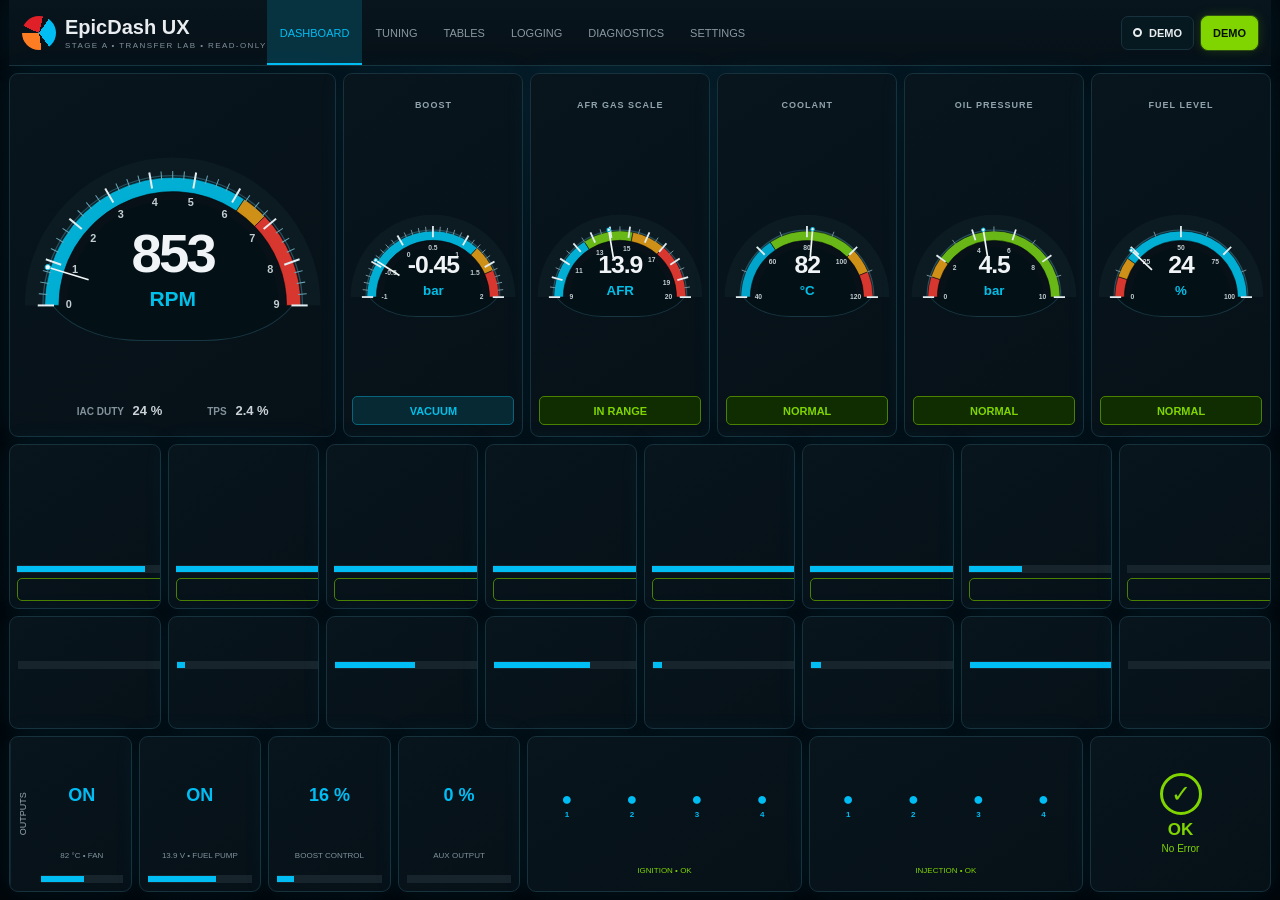
<file: integration/web/index.html>
<!doctype html>
<html lang="en">
<head>
<meta charset="utf-8">
<meta name="viewport" content="width=device-width,initial-scale=1,maximum-scale=1,user-scalable=no,viewport-fit=cover">
<title>Epic-DashTune Integration Lab</title>
<link rel="stylesheet" href="css/r31/radial_gauges.css">
<link rel="stylesheet" href="css/r31/r29_theme.css">
<link rel="stylesheet" href="css/r31/responsive_layout.css">
<link rel="stylesheet" href="css/integration.css">
</head>
<body>
<div class="app">
  <header class="header compactHeader">
    <div class="brand brandNav"><span class="logo"></span><span class="brandCopy"><span class="brandTitle">EpicDash UX</span><span class="brandSub">STAGE A • TRANSFER LAB • READ-ONLY</span></span></div>
    <nav class="headerTabs" aria-label="Primary pages">
      <button class="tab active" data-page="dashboard">DASHBOARD</button><button class="tab" data-page="tuning">TUNING</button><button class="tab" data-page="tables">TABLES</button><button class="tab" data-page="logging">LOGGING</button><button class="tab" data-page="diagnostics">DIAGNOSTICS</button><button class="tab" data-page="settings">SETTINGS</button>
    </nav>
    <div class="headerRight"><span class="pill" id="sourceState"><span class="dot"></span><b>OFFLINE</b></span><button class="headBtn demoOn" id="demoBtn">DEMO</button></div>
  </header>

  <main class="dashboard" id="dashboard">
    <div class="row top radialPrimaryRow">
      <section class="card tachCard radialHeroCard"><div class="radialGauge radialGaugeHero" id="rpmDial" data-gauge="rpm" data-min="0" data-max="9000" data-major="1000" data-minor="250"><svg class="radialSvg conceptRadialSvg" viewBox="0 0 360 226"></svg><div class="radialReadout radialHeroReadout"><div class="radialValue radialHeroValue" id="rpm">—</div><div class="radialUnit radialHeroUnit">RPM</div></div><div class="radialScale radialHeroScale"><span>0</span><span>4.5</span><span>9</span></div></div><div class="tachMeta"><span>IAC DUTY <b id="rpmIac">— %</b></span><span>TPS <b id="rpmTps">— %</b></span></div></section>
      <section class="card primaryGauge radialPrimaryCard"><div class="primaryHead">BOOST</div><div class="radialGauge radialGaugeSmall" id="boostDial" data-gauge="boost" data-min="-1" data-max="2" data-major="0.5" data-minor="0.1"><svg class="radialSvg conceptRadialSvg" viewBox="0 0 240 158"></svg><div class="radialReadout"><div class="radialValue" id="boost">—</div><div class="radialUnit">bar</div></div><div class="radialScale"><span>-1</span><span>0.5</span><span>2</span></div></div><div class="status" id="boostStatus">NO DATA</div></section>
      <section class="card primaryGauge radialPrimaryCard"><div class="primaryHead">AFR GAS SCALE</div><div class="radialGauge radialGaugeSmall" id="afrDial" data-gauge="afr" data-min="9" data-max="20" data-major="1" data-minor="0.5"><svg class="radialSvg conceptRadialSvg" viewBox="0 0 240 158"></svg><div class="radialReadout"><div class="radialValue" id="afr">—</div><div class="radialUnit">AFR</div></div><div class="radialScale"><span>9</span><span>14.5</span><span>20</span></div></div><div class="status" id="afrStatus">NO DATA</div></section>
      <section class="card primaryGauge radialPrimaryCard"><div class="primaryHead">COOLANT</div><div class="radialGauge radialGaugeSmall" id="cltDial" data-gauge="clt" data-min="40" data-max="120" data-major="20" data-minor="10"><svg class="radialSvg conceptRadialSvg" viewBox="0 0 240 158"></svg><div class="radialReadout"><div class="radialValue" id="clt">—</div><div class="radialUnit">°C</div></div><div class="radialScale"><span>40</span><span>80</span><span>120</span></div></div><div class="status" id="cltStatus">NO DATA</div></section>
      <section class="card primaryGauge radialPrimaryCard"><div class="primaryHead">OIL PRESSURE</div><div class="radialGauge radialGaugeSmall" id="oilDial" data-gauge="oil" data-min="0" data-max="10" data-major="2" data-minor="1"><svg class="radialSvg conceptRadialSvg" viewBox="0 0 240 158"></svg><div class="radialReadout"><div class="radialValue" id="oil">—</div><div class="radialUnit">bar</div></div><div class="radialScale"><span>0</span><span>5</span><span>10</span></div></div><div class="status" id="oilStatus">NO DATA</div></section>
      <section class="card primaryGauge radialPrimaryCard"><div class="primaryHead">FUEL LEVEL</div><div class="radialGauge radialGaugeSmall" id="fuelDial" data-gauge="fuel" data-min="0" data-max="100" data-major="25" data-minor="12.5"><svg class="radialSvg conceptRadialSvg" viewBox="0 0 240 158"></svg><div class="radialReadout"><div class="radialValue" id="fuelLevel">—</div><div class="radialUnit">%</div></div><div class="radialScale"><span>0</span><span>50</span><span>100</span></div></div><div class="status" id="fuelStatus">NO DATA</div></section>
    </div>
    <div class="row secondary" id="secondaryRow"></div><div class="row compact" id="compactRow"></div>
    <div class="row outputs"><section class="card outputCard first"><div class="outputsTag">OUTPUTS</div><div class="outputMain"><span class="outputState" id="fanOut">—</span></div><div class="outputDesc"><span id="fanTemp">—</span> °C • FAN</div><div class="bar" id="fanBar"></div></section><section class="card outputCard"><div class="outputMain"><span class="outputState" id="pumpOut">—</span></div><div class="outputDesc"><span id="pumpVolt">—</span> V • FUEL PUMP</div><div class="bar" id="pumpBar"></div></section><section class="card outputCard"><div class="outputMain"><span class="outputState" id="boostDutyOut">— %</span></div><div class="outputDesc">BOOST CONTROL</div><div class="bar" id="boostDutyBar"></div></section><section class="card outputCard"><div class="outputMain"><span class="outputState" id="auxDutyOut">— %</span></div><div class="outputDesc">AUX OUTPUT</div><div class="bar" id="auxDutyBar"></div></section><section class="card cylinderCard"><div class="cylinderIcons" id="ignitionCylinders"></div><div class="cylinderLabel" id="ignitionCylinderLabel">IGNITION • WAITING</div></section><section class="card cylinderCard"><div class="cylinderIcons" id="injectorCylinders"></div><div class="cylinderLabel" id="injectorCylinderLabel">INJECTION • WAITING</div></section><section class="card okCard" id="okCard"><div class="okCircle">✓</div><b id="okTitle">OK</b><span id="errorText">No signal</span></section></div>
  </main>
  <section class="panelPage" id="panelPage"><div id="panelContent"></div></section>
</div>
<script src="js/r31/responsive_layout.js"></script><script src="js/r31/concept_radial_gauges.js"></script>
<script src="js/state-store.js"></script><script src="../bridge/bridge-client.js"></script><script src="../bridge/bridge-mock.js"></script><script src="js/storage.js"></script><script src="js/render-coordinator.js"></script><script src="js/pages.js"></script><script src="js/app.js"></script>
</body></html>
</file>
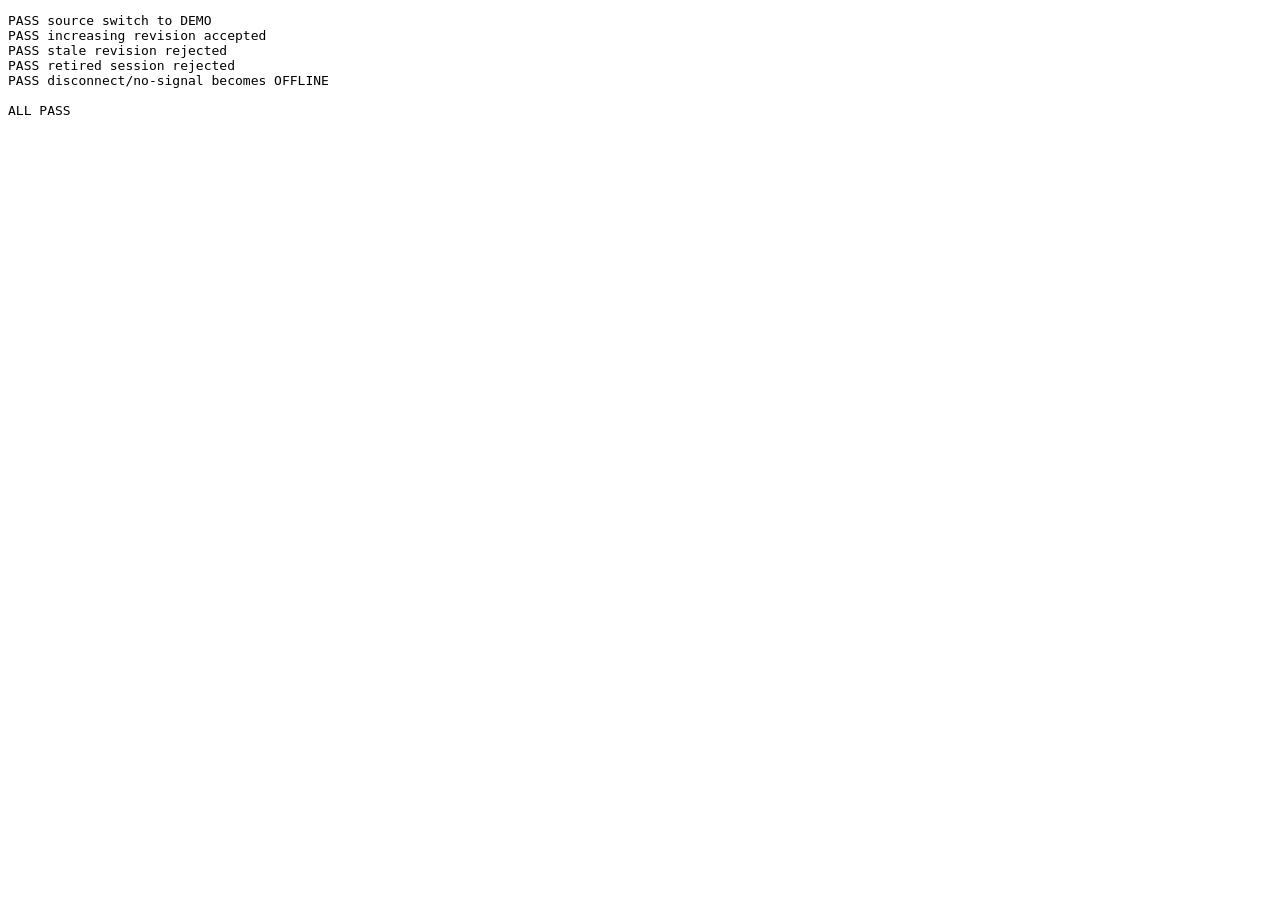
<file: integration/tests/browser-regression.html>
<!doctype html><meta charset="utf-8"><title>EpicDash Stage A browser regression</title>
<pre id="out">running…</pre>
<script src="../web/js/state-store.js"></script><script src="../bridge/bridge-client.js"></script><script src="../bridge/bridge-mock.js"></script>
<script>
(function(){
 const out=document.getElementById('out'),log=[];function ok(name,pass){log.push(`${pass?'PASS':'FAIL'} ${name}`);if(!pass)throw new Error(name)}
 const store=EpicDashStateStore.createStore(),mock=EpicDashBridgeMock.create(),client=EpicDashBridgeClient.create({store,bridge:mock});client.start();
 mock.activate('DEMO');ok('source switch to DEMO',store.getState().source==='DEMO');
 mock.emit({rpm:1000});ok('increasing revision accepted',store.getState().revision===1&&store.getState().values.rpm===1000);
 const accepted=store.getStats().accepted;mock.emitStale();ok('stale revision rejected',store.getStats().accepted===accepted&&store.getStats().rejectedByReason.stale_revision===1);
 const retired=mock.getCurrentSnapshot();mock.activate('MSL');mock.replayRetired(retired);ok('retired session rejected',store.getState().source==='MSL'&&store.getStats().rejectedByReason.retired_session===1);
 mock.disconnect();ok('disconnect/no-signal becomes OFFLINE',store.getState().source==='OFFLINE'&&!store.getState().connected&&Object.keys(store.getState().values).length===0);
 client.stop();out.textContent=log.join('\n')+'\n\nALL PASS';
})()
</script>
</file>
<file: integration/web/css/r31/radial_gauges.css>
/* EpicDash UX r22 — radial-symbol revision on the locked r21 gauge renderer.
   Flat static artwork: no blur, glow, animated arcs, per-segment transitions,
   or moving inner progress bar. Only the value pointer moves at runtime. */
.radialPrimaryRow .primaryGauge{grid-template-rows:58px minmax(0,1fr) 38px}
.radialPrimaryCard,.radialHeroCard{
  background:linear-gradient(145deg,#07131a,#02090d 73%);
  border-color:#14303b;
  box-shadow:none
}
.radialPrimaryCard:before,.radialHeroCard:before{display:none}
.conceptPrimaryHead{position:relative;z-index:8;display:flex;align-items:center;justify-content:center;color:var(--cyan);min-width:0;overflow:visible}
.conceptPrimaryHead:after{content:"";position:absolute;left:24%;right:24%;bottom:1px;height:1px;background:#163844}
.conceptPrimaryIcon{width:52px!important;height:52px!important;color:#00bfe8;stroke-width:1.8;filter:none;overflow:visible}
.conceptPrimaryHead .gaugeLabel{position:absolute;width:1px;height:1px;padding:0;margin:-1px;overflow:hidden;clip:rect(0,0,0,0);white-space:nowrap;border:0}

.radialGauge{position:relative;width:100%;min-width:0;margin:auto;isolation:isolate}
.radialGauge:before{content:"";position:absolute;z-index:-1;left:7%;right:7%;top:15%;bottom:-2%;border-radius:52% 52% 39% 39%;background:#031016;border:1px solid #183642;box-shadow:none}
.radialGaugeSmall{width:min(100%,242px);aspect-ratio:240/158}
.radialGaugeHero{width:min(100%,424px);aspect-ratio:360/226}
.radialSvg{position:absolute;inset:0;width:100%;height:100%;overflow:visible}

.conceptOuterBezel,.conceptOuterEdge,.conceptInnerShadow{fill:none;vector-effect:non-scaling-stroke}
.conceptOuterBezel{stroke:#0c1b22;stroke-width:27;stroke-linecap:butt;filter:none}
.conceptOuterEdge{stroke:#27505f;stroke-width:1.3;stroke-linecap:butt}
.conceptInnerShadow{stroke:#071117;stroke-width:9;stroke-linecap:butt;opacity:1}
.radialGaugeHero .conceptOuterBezel{stroke-width:31}
.radialGaugeHero .conceptInnerShadow{stroke-width:10}

/* Static zone bands: exactly one SVG path per zone. */
.conceptZoneBand{opacity:.9;stroke:#020608;stroke-width:.55;vector-effect:non-scaling-stroke;filter:none}
.conceptZoneBand.zone-cyan{color:#00bfe8}
.conceptZoneBand.zone-green{color:#73c916}
.conceptZoneBand.zone-amber{color:#e59d16}
.conceptZoneBand.zone-red{color:#ef3b32}

.conceptTick{vector-effect:non-scaling-stroke;stroke-linecap:square;filter:none}
.conceptTick.minor{stroke:#74909a;stroke-width:1}
.conceptTick.major{stroke:#e2edf1;stroke-width:1.8}
.radialGaugeHero .conceptTick.minor{stroke:#69a7b8;stroke-width:1}
.radialGaugeHero .conceptTick.major{stroke:#e2edf1;stroke-width:2}
.conceptScaleLabel{fill:#c2cdd1;font-size:10px;font-family:Arial,Helvetica,sans-serif;font-weight:600;paint-order:normal;stroke:none}
.radialGaugeHero .conceptScaleLabel{font-size:13px;font-weight:700}

.conceptPointerNeedle{stroke:#f2f6f7;stroke-width:1.7;vector-effect:non-scaling-stroke;filter:none}
.conceptPointerTip{fill:#f2f6f7;stroke:#00bfe8;stroke-width:1;vector-effect:non-scaling-stroke;filter:none}
.radialGauge.noData .conceptZoneLayer,.radialGauge.noData .conceptPointerGroup{opacity:.28}

.radialReadout{position:absolute;left:8%;right:8%;top:44%;z-index:4;text-align:center;display:flex;flex-direction:column;align-items:center;pointer-events:none}
.radialValue{font-size:clamp(31px,3.65vh,50px);line-height:.92;font-weight:850;letter-spacing:-1.55px;white-space:nowrap;color:#f0f4f6;text-shadow:none}
.radialUnit{margin-top:7px;color:#00bfe8;font-size:clamp(13px,1.48vh,19px);line-height:1;font-weight:750;text-shadow:none}
.radialSubUnit{margin-top:4px;color:#00bfe8;font-size:12px}
.radialScale{display:none}
.radialHeroCard{padding:5px 12px 7px;display:grid;grid-template-rows:minmax(0,1fr) 27px}
.radialHeroCard .radialGaugeHero{align-self:center;width:min(100%,452px)}
.radialHeroReadout{top:42%}
.radialHeroValue{font-size:clamp(54px,6.45vh,84px);letter-spacing:-2.8px}
.radialHeroUnit{font-size:21px;margin-top:9px}
.radialPrimaryCard .status{z-index:8;border-width:1px;background:#102d02;box-shadow:none}
.radialPrimaryCard .status.warn{background:#403400;border-color:#8c7400;color:#ffe138;box-shadow:none}
#boostStatus{background:#062934;border-color:#08647c;color:#00bfe8;box-shadow:none}

@media(max-width:1500px){
  .radialGaugeSmall{width:min(100%,218px)}
  .radialGaugeHero{width:min(100%,414px)}
  .radialValue{font-size:clamp(29px,3.45vh,46px)}
  .conceptPrimaryIcon{width:45px!important;height:45px!important}
}
@media(max-height:900px){
  .radialPrimaryRow .primaryGauge{grid-template-rows:45px minmax(0,1fr) 32px}
  .radialHeroCard{grid-template-rows:minmax(0,1fr) 25px}
  .conceptPrimaryIcon{width:41px!important;height:41px!important}
  .radialGaugeSmall{width:min(100%,207px)}
  .radialGaugeHero{width:min(100%,386px)}
  .radialReadout{top:43%}
  .radialHeroValue{font-size:clamp(47px,6.05vh,73px)}
}
body[data-ux-viewport="tablet-portrait"] .radialGaugeHero{width:min(94%,520px)}
body[data-ux-viewport="tablet-portrait"] .radialGaugeSmall{width:min(92%,285px)}
body[data-ux-viewport="tablet-portrait"] .radialHeroValue{font-size:78px}
body[data-ux-viewport="tablet-portrait"] .radialValue{font-size:48px}
body[data-ux-viewport="phone-portrait"] .radialPrimaryRow .primaryGauge{grid-template-rows:43px minmax(0,1fr) 31px}
body[data-ux-viewport="phone-portrait"] .radialGaugeHero{width:min(98%,360px)}
body[data-ux-viewport="phone-portrait"] .radialGaugeSmall{width:min(100%,210px)}
body[data-ux-viewport="phone-portrait"] .radialHeroValue{font-size:62px}
body[data-ux-viewport="phone-portrait"] .radialValue{font-size:35px}
body[data-ux-viewport="phone-portrait"] .radialUnit{font-size:13px;margin-top:5px}
body[data-ux-viewport="phone-portrait"] .conceptPrimaryIcon{width:36px!important;height:36px!important}
body[data-ux-viewport="phone-landscape"] .radialGaugeHero{width:min(100%,330px)}
body[data-ux-viewport="phone-landscape"] .radialGaugeSmall{width:min(100%,185px)}
body[data-ux-viewport="phone-landscape"] .radialValue{font-size:31px}
body[data-ux-viewport="phone-landscape"] .radialHeroValue{font-size:54px}
body[data-ux-viewport="tablet-portrait"] .row.top{grid-auto-rows:auto}
body[data-ux-viewport="tablet-portrait"] .row.top .tachCard{height:auto;min-height:465px}
body[data-ux-viewport="tablet-portrait"] .row.top .radialPrimaryCard{min-height:316px}
body[data-ux-viewport="phone-portrait"] .row.top{grid-auto-rows:auto}
body[data-ux-viewport="phone-portrait"] .row.top .tachCard{height:auto;min-height:380px}
body[data-ux-viewport="phone-portrait"] .row.top .radialPrimaryCard{min-height:252px}
body[data-ux-viewport="phone-landscape"] .radialHeroCard{grid-template-rows:minmax(0,1fr) 20px;padding-top:3px;padding-bottom:3px}
body[data-ux-viewport="phone-landscape"] .radialGaugeHero{width:min(100%,318px)}
body[data-ux-viewport="phone-landscape"] .radialHeroValue{font-size:48px}
body[data-ux-viewport="phone-landscape"] .radialHeroUnit{font-size:17px;margin-top:5px}
body[data-ux-viewport="phone-landscape"] .radialSubUnit{font-size:9px;margin-top:2px}
body[data-ux-viewport="phone-landscape"] .tachMeta{gap:26px;font-size:7px}
body[data-ux-viewport="phone-landscape"] .tachMeta b{margin-left:4px;font-size:10px}
body[data-ux-viewport="tablet-portrait"] .row.top .radialPrimaryCard:last-child,
body[data-ux-viewport="phone-portrait"] .row.top .radialPrimaryCard:last-child{grid-column:1/-1;width:calc(50% - 4px);justify-self:center}

.visuallyHidden{position:absolute!important;width:1px!important;height:1px!important;padding:0!important;margin:-1px!important;overflow:hidden!important;clip:rect(0,0,0,0)!important;white-space:nowrap!important;border:0!important}

/* EpicDash UX r30 — smaller small-gauge readouts; clearer TPS/IAC under the RPM hero. */
.radialGaugeSmall .radialValue{font-size:clamp(24px,2.9vh,39px);letter-spacing:-1px}
.tachMeta{font-size:13px;gap:72px;font-weight:700}
.tachMeta b{font-size:18px;font-weight:850;margin-left:9px}
.cylinderUnit.noSignal{opacity:.42;color:#71828a;border-color:#26363d;background:#071016}
@media(max-width:1500px){.radialGaugeSmall .radialValue{font-size:clamp(23px,2.75vh,36px)}}
body[data-ux-viewport="tablet-portrait"] .radialGaugeSmall .radialValue{font-size:38px}
body[data-ux-viewport="tablet-portrait"] .tachMeta{font-size:15px}body[data-ux-viewport="tablet-portrait"] .tachMeta b{font-size:21px}
body[data-ux-viewport="phone-portrait"] .radialGaugeSmall .radialValue{font-size:28px}
body[data-ux-viewport="phone-portrait"] .tachMeta{font-size:12px;gap:40px}body[data-ux-viewport="phone-portrait"] .tachMeta b{font-size:17px}
body[data-ux-viewport="phone-landscape"] .radialGaugeSmall .radialValue{font-size:25px}
body[data-ux-viewport="phone-landscape"] .tachMeta{font-size:9px;gap:28px}body[data-ux-viewport="phone-landscape"] .tachMeta b{font-size:13px}
</file>
<file: integration/web/css/r31/r29_theme.css>
/* EpicDash UX r29 — broad surface palettes. Theme IDs remain backward compatible. */
body{
 --theme-page:#02080d;--theme-page-2:#071923;--theme-card:#061017;--theme-card-2:#08151d;
 --theme-card-3:#0a1821;--theme-line:#17313d;--theme-line-soft:#0c242e;--theme-control:#061820;
 --theme-control-active:#073341;--theme-text:#e9edf0;--theme-muted:#7f9099;--theme-shadow:rgba(0,189,244,.08);
}
body[data-theme="oled"]{
 --theme-page:#000;--theme-page-2:#000;--theme-card:#000;--theme-card-2:#020202;--theme-card-3:#050505;
 --theme-line:#20272a;--theme-line-soft:#101416;--theme-control:#050708;--theme-control-active:#07252e;
 --theme-text:#f4f7f8;--theme-muted:#8d969a;--theme-shadow:transparent;background:#000!important;
}
body[data-theme="darker"]{
 --theme-page:#070a0d;--theme-page-2:#18212a;--theme-card:#10171d;--theme-card-2:#151e25;--theme-card-3:#1a252d;
 --theme-line:#354653;--theme-line-soft:#26343e;--theme-control:#172129;--theme-control-active:#273946;
 --theme-text:#eef2f4;--theme-muted:#9aa8af;--theme-shadow:rgba(139,183,207,.10);
 background:radial-gradient(circle at 45% -15%,#2b3944 0,#111920 36%,#070b0e 100%)!important;
}
body[data-theme="arctic"]{
 --theme-page:#07121b;--theme-page-2:#17364a;--theme-card:#0d2330;--theme-card-2:#123041;--theme-card-3:#173b4e;
 --theme-line:#2f637c;--theme-line-soft:#20495c;--theme-control:#123143;--theme-control-active:#1c526c;
 --theme-text:#f0faff;--theme-muted:#9dbdca;--theme-shadow:rgba(96,205,255,.15);
 background:radial-gradient(circle at 45% -12%,#245b77 0,#0b2637 34%,#061018 100%)!important;
}
body[data-theme="amber"]{
 --theme-page:#130d07;--theme-page-2:#3b2712;--theme-card:#21160d;--theme-card-2:#2b1d11;--theme-card-3:#352416;
 --theme-line:#684724;--theme-line-soft:#463019;--theme-control:#2d1e11;--theme-control-active:#593817;
 --theme-text:#fff3df;--theme-muted:#c3a783;--theme-shadow:rgba(255,157,42,.14);
 background:radial-gradient(circle at 45% -12%,#67401c 0,#2b1b0e 34%,#100a05 100%)!important;
}
body[data-theme="amber"]{--cyan:#ff9d2a;--cyan2:#ffd082;--cyan-bright:#ffc15c}
body[data-theme="arctic"]{--cyan:#65d5ff;--cyan2:#c3efff;--cyan-bright:#a8e9ff}
body[data-theme="darker"]{--cyan:#91c8df;--cyan2:#d5edf6;--cyan-bright:#c1e6f5}

body:not([data-theme="dark"]){color:var(--theme-text)}
body:not([data-theme="dark"]) .header,
body:not([data-theme="dark"]) .tabs,
body:not([data-theme="dark"]) .card,
body:not([data-theme="dark"]) .pCard,
body:not([data-theme="dark"]) .morePanel,
body:not([data-theme="dark"]) .gaugeQuickPanel,
body:not([data-theme="dark"]) .tableSurfaceModalBox,
body:not([data-theme="dark"]) .tableCsvBox,
body:not([data-theme="dark"]) .logImportBox,
body:not([data-theme="dark"]) .logPresetEditorBox,
body:not([data-theme="dark"]) .settingsModalBoxV2{
 background:linear-gradient(145deg,var(--theme-card-2),var(--theme-card))!important;
 border-color:var(--theme-line)!important;
 box-shadow:0 0 28px var(--theme-shadow)!important;
}
body:not([data-theme="dark"]) .header{background:linear-gradient(180deg,var(--theme-card-2),var(--theme-card))!important}
body:not([data-theme="dark"]) .tabs{background:var(--theme-card)!important}
body:not([data-theme="dark"]) .tab.active,
body:not([data-theme="dark"]) .pButton.active,
body:not([data-theme="dark"]) .filterChip.active,
body:not([data-theme="dark"]) .pNavItem.active{background:var(--theme-control-active)!important}
body:not([data-theme="dark"]) .pButton,
body:not([data-theme="dark"]) .headBtn,
body:not([data-theme="dark"]) .pill,
body:not([data-theme="dark"]) input:not(.tableDataCell),
body:not([data-theme="dark"]) select,
body:not([data-theme="dark"]) textarea,
body:not([data-theme="dark"]) .logChannelCheck,
body:not([data-theme="dark"]) .logChannelOrder,
body:not([data-theme="dark"]) .settingsControlV2{
 background:var(--theme-control)!important;border-color:var(--theme-line)!important;color:var(--theme-text);
}
body:not([data-theme="dark"]) .pCardTitle,
body:not([data-theme="dark"]) .settingsHeadV2,
body:not([data-theme="dark"]) .tableSurfaceModalHead,
body:not([data-theme="dark"]) .logToolbar,
body:not([data-theme="dark"]) .moreHead,
body:not([data-theme="dark"]) .gaugeQuickHead{border-color:var(--theme-line-soft)!important}
body:not([data-theme="dark"]) .secondaryLabel,
body:not([data-theme="dark"]) .compactLabel,
body:not([data-theme="dark"]) .pMuted,
body:not([data-theme="dark"]) small{color:var(--theme-muted)}
body[data-theme="oled"] .card:before,body[data-theme="oled"] .pCard:before{display:none}
body[data-theme="oled"] .card,body[data-theme="oled"] .pCard{box-shadow:none!important}
.themeChoiceR29{display:grid!important;grid-template-columns:repeat(5,minmax(0,1fr));gap:4px}
.themeChoiceR29 .pButton{min-width:0;padding:0 5px;font-size:8px}
.gaugeQuickPrecisionField{grid-column:1/3}
.gaugeQuickField select{height:34px;border:1px solid #1b4657;border-radius:5px;background:#06151d;color:#e1e8eb;text-align:center;font-size:11px;outline:0}
.gaugeQuickHint,.gaugeQuickError{grid-column:1/3}
.dashboardGaugeTarget{-webkit-user-select:none!important;user-select:none!important;-webkit-touch-callout:none!important;cursor:pointer}
.dashboardGaugeTarget *{-webkit-user-select:none!important;user-select:none!important;-webkit-touch-callout:none!important}
@media(max-width:680px){.themeChoiceR29{grid-template-columns:repeat(2,minmax(0,1fr))}}

/* EpicDash UX r30 — DEMO active state must remain unmistakable in every palette. */
body .headBtn.demoOn,body:not([data-theme="dark"]) .headBtn.demoOn{
 background:var(--green)!important;border-color:var(--green)!important;color:#071005!important;font-weight:850!important;
 box-shadow:0 0 0 1px rgba(128,213,0,.24),0 0 12px rgba(128,213,0,.22)!important;
}
body:not([data-theme="dark"]) .headBtn#demoBtn:not(.demoOn){background:var(--theme-control)!important;border-color:var(--theme-line)!important;color:var(--theme-text)!important}


/* EpicDash UX r31 — table heat-map cells retain their authored colour scale in every theme. */
body input.tableDataCell{background:var(--table-cell-bg,#06151d)!important}
</file>
<file: integration/web/css/r31/responsive_layout.css>
/* EpicDash UX r17 — isolated responsive presentation layer.
   Desktop/tablet landscape keeps the accepted r16 geometry unchanged.
   Rules activate only through body[data-ux-viewport]. */

:root{
  --ux-safe-top:env(safe-area-inset-top,0px);
  --ux-safe-right:env(safe-area-inset-right,0px);
  --ux-safe-bottom:env(safe-area-inset-bottom,0px);
  --ux-safe-left:env(safe-area-inset-left,0px);
}
body[data-ux-viewport]{overscroll-behavior:none}
body[data-ux-viewport] .headerTabs,
body[data-ux-viewport] .stream,
body[data-ux-viewport] .settingsNavV2,
body[data-ux-viewport] .tableViewTabs,
body[data-ux-viewport] .tuneToolbar,
body[data-ux-viewport] .logToolbar{
  scrollbar-width:none;
  -webkit-overflow-scrolling:touch;
}
body[data-ux-viewport] .headerTabs::-webkit-scrollbar,
body[data-ux-viewport] .stream::-webkit-scrollbar,
body[data-ux-viewport] .settingsNavV2::-webkit-scrollbar,
body[data-ux-viewport] .tableViewTabs::-webkit-scrollbar,
body[data-ux-viewport] .tuneToolbar::-webkit-scrollbar,
body[data-ux-viewport] .logToolbar::-webkit-scrollbar{display:none}

/* --------------------------------------------------------------------------
   Tablet portrait — intended for SM-T500 portrait class viewports.
   -------------------------------------------------------------------------- */
body[data-ux-viewport="tablet-portrait"] .app{
  padding:var(--ux-safe-top) 7px calc(6px + var(--ux-safe-bottom));
  grid-template-rows:98px minmax(0,1fr);
  gap:6px;
}
body[data-ux-viewport="tablet-portrait"] .compactHeader{
  display:grid;
  grid-template-columns:minmax(0,1fr) auto;
  grid-template-rows:53px 43px;
  gap:0 7px;
  padding:0 7px;
  align-items:center;
}
body[data-ux-viewport="tablet-portrait"] .brandNav{
  grid-column:1;grid-row:1;
  width:auto;min-width:0;max-width:none;height:48px;padding:0 5px;
}
body[data-ux-viewport="tablet-portrait"] .brandNav .brandTitle{font-size:21px}
body[data-ux-viewport="tablet-portrait"] .brandNav .brandSub{font-size:7px;letter-spacing:1.15px}
body[data-ux-viewport="tablet-portrait"] .headerRight{grid-column:2;grid-row:1;gap:5px}
body[data-ux-viewport="tablet-portrait"] .headerRight .headBtn{height:36px;padding:0 13px}
body[data-ux-viewport="tablet-portrait"] .headerTabs{
  grid-column:1/3;grid-row:2;
  width:100%;height:43px;overflow-x:auto;justify-content:flex-start;
  border-top:1px solid #0b222c;
}
body[data-ux-viewport="tablet-portrait"] .headerTabs .tab{
  flex:0 0 auto;min-width:132px;height:42px;padding:0 15px;font-size:11px;
}
body[data-ux-viewport="tablet-portrait"] .panelPage{overflow-y:auto;overflow-x:hidden}
body[data-ux-viewport="tablet-portrait"] #panelContent{height:auto;min-height:100%}
body[data-ux-viewport="tablet-portrait"] .expPage{height:auto;min-height:100%;overflow:visible;align-content:start}
body[data-ux-viewport="tablet-portrait"] .stream{display:flex;overflow-x:auto;min-width:0}
body[data-ux-viewport="tablet-portrait"] .streamTitle{flex:0 0 142px;position:sticky;left:0;z-index:3;background:#031017}
body[data-ux-viewport="tablet-portrait"] .streamItem{flex:0 0 104px;min-width:104px}
body[data-ux-viewport="tablet-portrait"] .moreOverlay{padding-top:105px}
body[data-ux-viewport="tablet-portrait"] .demoScenarioOverlay{padding-top:105px;padding-right:14px}

/* Dashboard becomes a readable vertical workspace instead of shrinking all cards. */
body[data-ux-viewport="tablet-portrait"] .dashboard{
  display:flex;flex-direction:column;overflow-y:auto;overflow-x:hidden;
  min-height:0;gap:7px;padding-right:1px;align-content:initial;
}
body[data-ux-viewport="tablet-portrait"] .dashboard.hidden{display:none}
body[data-ux-viewport="tablet-portrait"] .dashboard .row{flex:none;gap:7px}
body[data-ux-viewport="tablet-portrait"] .row.top{grid-template-columns:repeat(2,minmax(0,1fr));grid-auto-rows:292px}
body[data-ux-viewport="tablet-portrait"] .row.top .tachCard{grid-column:1/-1;height:430px}
body[data-ux-viewport="tablet-portrait"] .tachDial{width:min(88%,420px)}
body[data-ux-viewport="tablet-portrait"] .tachValue{font-size:72px}
body[data-ux-viewport="tablet-portrait"] .dial{width:min(86%,225px)}
body[data-ux-viewport="tablet-portrait"] .dialValue{font-size:46px}
body[data-ux-viewport="tablet-portrait"] .row.secondary{grid-template-columns:repeat(2,minmax(0,1fr))}
body[data-ux-viewport="tablet-portrait"] .secondaryCard{min-height:158px}
body[data-ux-viewport="tablet-portrait"] .secondaryLabel{display:block}
body[data-ux-viewport="tablet-portrait"] .row.compact{grid-template-columns:repeat(2,minmax(0,1fr))}
body[data-ux-viewport="tablet-portrait"] .compactCard{min-height:105px}
body[data-ux-viewport="tablet-portrait"] .compactLabel{display:block}
body[data-ux-viewport="tablet-portrait"] .row.outputs{grid-template-columns:repeat(2,minmax(0,1fr));grid-auto-rows:138px;padding-bottom:2px}
body[data-ux-viewport="tablet-portrait"] .row.outputs .cylinderCard{grid-column:1/-1;min-height:150px}
body[data-ux-viewport="tablet-portrait"] .row.outputs .okCard{grid-column:1/-1;min-height:145px}

/* Tuning: catalog + list remain together; secondary tools move below. */
body[data-ux-viewport="tablet-portrait"] .tuningPage{
  grid-template-columns:218px minmax(0,1fr);
  grid-template-rows:minmax(820px,calc(100vh - 150px)) auto;
  align-items:start;
}
body[data-ux-viewport="tablet-portrait"] .tuneCatalogSide{grid-column:1;grid-row:1;max-height:calc(100vh - 150px);position:sticky;top:0}
body[data-ux-viewport="tablet-portrait"] .tuneWorkspace{grid-column:2;grid-row:1;min-height:820px}
body[data-ux-viewport="tablet-portrait"] .tuneRight{
  grid-column:1/3;grid-row:2;
  display:grid;grid-template-columns:1.15fr 1fr .85fr;grid-template-rows:360px;gap:7px;
}
body[data-ux-viewport="tablet-portrait"] .tuneQuickCard,
body[data-ux-viewport="tablet-portrait"] .tuneInspectorCard,
body[data-ux-viewport="tablet-portrait"] .tuneDraftCard{min-height:0}
body[data-ux-viewport="tablet-portrait"] .tuneToolbar{overflow-x:auto;white-space:nowrap}
body[data-ux-viewport="tablet-portrait"] .tuneToolbar .spacer{min-width:8px}

/* Tables: keep a useful wide 2D workspace, move secondary information beneath it. */
body[data-ux-viewport="tablet-portrait"] .tablesPage{
  height:auto;min-height:100%;overflow:visible;
  grid-template-columns:218px minmax(0,1fr);
  grid-template-rows:minmax(790px,calc(100vh - 150px)) auto auto;
  grid-template-areas:"left main" "left right" "bottom bottom";
}
body[data-ux-viewport="tablet-portrait"] .tablesPage .tableSidebar{grid-area:left;max-height:calc(100vh - 150px);position:sticky;top:0}
body[data-ux-viewport="tablet-portrait"] .tablesPage .tableWorkspace{grid-area:main;min-height:790px}
body[data-ux-viewport="tablet-portrait"] .tablesPage .tableRight{
  grid-area:right;display:grid;grid-template-columns:1fr 1fr;grid-template-rows:300px auto;gap:7px;min-height:0;
}
body[data-ux-viewport="tablet-portrait"] .tableRight .tableOpsCard{grid-column:1/3;min-height:310px}
body[data-ux-viewport="tablet-portrait"] .tablesPage .tableBottom{grid-area:bottom;min-height:220px;grid-template-columns:repeat(2,minmax(0,1fr));grid-auto-rows:190px}
body[data-ux-viewport="tablet-portrait"] .tableViewTabs,
body[data-ux-viewport="tablet-portrait"] .tableTopToolbar{overflow-x:auto;white-space:nowrap}
body[data-ux-viewport="tablet-portrait"] .tableSelectionBar{grid-template-columns:minmax(160px,1fr) repeat(4,38px) 90px 70px}

/* Logging: channels and graphs stay side by side; cursor/info and marker tools stack below. */
body[data-ux-viewport="tablet-portrait"] .loggingPageV2{
  height:auto;min-height:100%;overflow:visible;
  grid-template-columns:210px minmax(0,1fr);
  grid-template-rows:minmax(800px,calc(100vh - 150px)) auto auto;
}
body[data-ux-viewport="tablet-portrait"] .logSidebarV2{grid-column:1;grid-row:1/3;max-height:calc(100vh - 150px);position:sticky;top:0}
body[data-ux-viewport="tablet-portrait"] .logMainV2{grid-column:2;grid-row:1;min-height:800px}
body[data-ux-viewport="tablet-portrait"] .logRightV2{grid-column:2;grid-row:2;display:grid;grid-template-columns:1fr 1fr;grid-template-rows:330px 260px;gap:7px}
body[data-ux-viewport="tablet-portrait"] .logRightV2 .logRightCard:last-child{grid-column:1/3}
body[data-ux-viewport="tablet-portrait"] .logBottomV2{grid-column:1/3;grid-row:3;grid-template-columns:repeat(2,minmax(0,1fr));grid-auto-rows:225px}
body[data-ux-viewport="tablet-portrait"] .logToolbar{overflow-x:auto;white-space:nowrap}
body[data-ux-viewport="tablet-portrait"] .logGraphRowV2{grid-template-columns:118px minmax(0,1fr) 58px}

/* Diagnostics and settings retain a stable sidebar, but are allowed to scroll naturally. */
body[data-ux-viewport="tablet-portrait"] .diagnosticsPageV2{
  height:auto;min-height:100%;overflow:visible;
  grid-template-columns:210px minmax(0,1fr);
  grid-template-rows:auto minmax(650px,auto) auto;
}
body[data-ux-viewport="tablet-portrait"] .diagV2Sidebar{max-height:calc(100vh - 150px);position:sticky;top:0}
body[data-ux-viewport="tablet-portrait"] .diagV2Summary{grid-template-columns:repeat(3,minmax(0,1fr));grid-auto-rows:60px}
body[data-ux-viewport="tablet-portrait"] .diagV2SummaryTile:nth-child(n){display:flex}
body[data-ux-viewport="tablet-portrait"] .diagV2Main{min-height:650px}
body[data-ux-viewport="tablet-portrait"] .diagV2Bottom{min-height:245px}
body[data-ux-viewport="tablet-portrait"] .settingsPageV2{height:auto;min-height:100%;grid-template-columns:220px minmax(0,1fr);align-items:start}
body[data-ux-viewport="tablet-portrait"] .settingsSideV2{max-height:calc(100vh - 150px);position:sticky;top:0}
body[data-ux-viewport="tablet-portrait"] .settingsWorkspaceV2{min-height:calc(100vh - 150px)}
body[data-ux-viewport="tablet-portrait"] .settingsSectionV2,
body[data-ux-viewport="tablet-portrait"] .settingsSectionV2.searchResults{grid-template-columns:1fr}

/* --------------------------------------------------------------------------
   Phone portrait — dedicated single-column workspace, tuned for SM-A137F class.
   -------------------------------------------------------------------------- */
body[data-ux-viewport="phone-portrait"] .app{
  padding:var(--ux-safe-top) 4px calc(4px + var(--ux-safe-bottom));
  grid-template-rows:90px minmax(0,1fr);gap:4px;
}
body[data-ux-viewport="phone-portrait"] .compactHeader{
  display:grid;grid-template-columns:minmax(0,1fr) auto;grid-template-rows:48px 40px;
  gap:0 4px;padding:0 4px;align-items:center;
}
body[data-ux-viewport="phone-portrait"] .brandNav{grid-column:1;grid-row:1;min-width:0;max-width:none;width:auto;height:45px;padding:0 3px}
body[data-ux-viewport="phone-portrait"] .logo{width:31px;height:31px;margin-right:7px}
body[data-ux-viewport="phone-portrait"] .logo:after{inset:7px;border-width:3px}
body[data-ux-viewport="phone-portrait"] .brandNav .brandTitle{font-size:18px}
body[data-ux-viewport="phone-portrait"] .brandNav .brandSub{font-size:6px;letter-spacing:.8px;max-width:215px;overflow:hidden;text-overflow:ellipsis}
body[data-ux-viewport="phone-portrait"] .headerRight{grid-column:2;grid-row:1;gap:3px}
body[data-ux-viewport="phone-portrait"] .headerRight .headBtn{height:34px;padding:0 9px;font-size:10px}
body[data-ux-viewport="phone-portrait"] .headerTabs{
  grid-column:1/3;grid-row:2;height:40px;width:100%;overflow-x:auto;justify-content:flex-start;border-top:1px solid #0b222c;
}
body[data-ux-viewport="phone-portrait"] .headerTabs .tab{flex:0 0 auto;min-width:91px;height:39px;padding:0 9px;font-size:9px}
body[data-ux-viewport="phone-portrait"] .panelPage{overflow-y:auto;overflow-x:hidden;border-radius:5px}
body[data-ux-viewport="phone-portrait"] #panelContent{height:auto;min-height:100%}
body[data-ux-viewport="phone-portrait"] .expPage{height:auto;min-height:100%;overflow:visible;display:flex;flex-direction:column;gap:5px}
body[data-ux-viewport="phone-portrait"] .pCard{border-radius:6px}
body[data-ux-viewport="phone-portrait"] .stream{display:flex;overflow-x:auto;border-radius:4px}
body[data-ux-viewport="phone-portrait"] .streamTitle{flex:0 0 110px;position:sticky;left:0;z-index:3;background:#031017;padding:0 7px;font-size:8px}
body[data-ux-viewport="phone-portrait"] .streamItem{flex:0 0 84px;min-width:84px;font-size:8px;gap:4px}
body[data-ux-viewport="phone-portrait"] .streamItem:before{width:5px;height:5px}
body[data-ux-viewport="phone-portrait"] .moreOverlay,
body[data-ux-viewport="phone-portrait"] .demoScenarioOverlay{padding:94px 5px 5px;align-items:flex-start}
body[data-ux-viewport="phone-portrait"] .morePanel,
body[data-ux-viewport="phone-portrait"] .demoScenarioPanel{width:100%;max-height:calc(100vh - 100px)}
body[data-ux-viewport="phone-portrait"] .demoScenarioGrid{grid-template-columns:1fr 1fr}

body[data-ux-viewport="phone-portrait"] .dashboard{
  display:flex;flex-direction:column;overflow-y:auto;overflow-x:hidden;gap:5px;padding-right:1px;
}
body[data-ux-viewport="phone-portrait"] .dashboard.hidden{display:none}
body[data-ux-viewport="phone-portrait"] .dashboard .row{flex:none;gap:5px}
body[data-ux-viewport="phone-portrait"] .row.top{grid-template-columns:repeat(2,minmax(0,1fr));grid-auto-rows:228px}
body[data-ux-viewport="phone-portrait"] .row.top .tachCard{grid-column:1/-1;height:345px;padding:7px 8px}
body[data-ux-viewport="phone-portrait"] .tachDial{width:min(94%,330px)}
body[data-ux-viewport="phone-portrait"] .tachValue{font-size:62px}
body[data-ux-viewport="phone-portrait"] .tachMeta{gap:28px;font-size:9px}
body[data-ux-viewport="phone-portrait"] .tachMeta b{font-size:12px}
body[data-ux-viewport="phone-portrait"] .primaryGauge{grid-template-rows:31px minmax(0,1fr) 29px;padding:6px}
body[data-ux-viewport="phone-portrait"] .primaryHead .icon{width:25px;height:25px}
body[data-ux-viewport="phone-portrait"] .primaryHead .gaugeLabel{font-size:8px;letter-spacing:.75px}
body[data-ux-viewport="phone-portrait"] .dial{width:min(98%,175px)}
body[data-ux-viewport="phone-portrait"] .dialValue{font-size:34px}
body[data-ux-viewport="phone-portrait"] .dialUnit{font-size:13px;margin-top:5px}
body[data-ux-viewport="phone-portrait"] .status{height:28px;font-size:10px}
body[data-ux-viewport="phone-portrait"] .row.secondary{grid-template-columns:repeat(2,minmax(0,1fr))}
body[data-ux-viewport="phone-portrait"] .secondaryCard{min-height:135px;grid-template-rows:40px minmax(0,1fr) 10px 24px}
body[data-ux-viewport="phone-portrait"] .secondaryHead .icon{width:28px;height:28px}
body[data-ux-viewport="phone-portrait"] .secondaryLabel{display:block;font-size:7px}
body[data-ux-viewport="phone-portrait"] .secondaryValue{font-size:20px}
body[data-ux-viewport="phone-portrait"] .row.compact{grid-template-columns:repeat(2,minmax(0,1fr))}
body[data-ux-viewport="phone-portrait"] .compactCard{min-height:94px}
body[data-ux-viewport="phone-portrait"] .compactLabel{display:block;font-size:7px}
body[data-ux-viewport="phone-portrait"] .row.outputs{grid-template-columns:repeat(2,minmax(0,1fr));grid-auto-rows:122px;padding-bottom:2px}
body[data-ux-viewport="phone-portrait"] .outputCard.first{padding-left:32px}
body[data-ux-viewport="phone-portrait"] .outputsTag{width:27px}
body[data-ux-viewport="phone-portrait"] .row.outputs .cylinderCard,
body[data-ux-viewport="phone-portrait"] .row.outputs .okCard{grid-column:1/-1;min-height:132px}

/* Phone portrait page workspaces are intentionally independent single-column layouts. */
body[data-ux-viewport="phone-portrait"] .tuningPage{display:flex;flex-direction:column}
body[data-ux-viewport="phone-portrait"] .tuneCatalogSide{order:1;display:flex;max-height:none;padding:5px}
body[data-ux-viewport="phone-portrait"] .tuneProjectMeta{display:none}
body[data-ux-viewport="phone-portrait"] .tuneCategoryList{max-height:190px}
body[data-ux-viewport="phone-portrait"] .tuneWorkspace{order:2;display:grid;min-height:720px;grid-template-rows:auto minmax(0,1fr) auto}
body[data-ux-viewport="phone-portrait"] .tuneRight{order:3;display:flex;flex-direction:column;gap:5px}
body[data-ux-viewport="phone-portrait"] .tuneQuickCard{height:430px}
body[data-ux-viewport="phone-portrait"] .tuneInspectorCard{min-height:330px}
body[data-ux-viewport="phone-portrait"] .tuneDraftCard{min-height:180px}
body[data-ux-viewport="phone-portrait"] .tuneToolbar{height:auto;min-height:40px;overflow-x:auto;white-space:nowrap;padding:5px}
body[data-ux-viewport="phone-portrait"] .tuneToolbarTitle{font-size:12px}
body[data-ux-viewport="phone-portrait"] .tuneToolbar .spacer{display:none}
body[data-ux-viewport="phone-portrait"] .tuneSetting{grid-template-columns:minmax(105px,1fr) minmax(135px,1fr) 50px;gap:4px;padding:4px}
body[data-ux-viewport="phone-portrait"] .tuneLabel strong{font-size:9px}
body[data-ux-viewport="phone-portrait"] .tuneLabel small{font-size:7px}
body[data-ux-viewport="phone-portrait"] .tuneStatusLine{flex-wrap:wrap;height:auto;min-height:34px;padding:4px 6px;gap:4px 8px}
body[data-ux-viewport="phone-portrait"] .tuneStatusLine .safe{width:100%;margin-left:0}
body[data-ux-viewport="phone-portrait"] .tuneModal{padding:3px}
body[data-ux-viewport="phone-portrait"] .tuneModalBox{width:100%;height:100%;border-radius:4px;grid-template-rows:38px auto minmax(0,1fr) 38px}
body[data-ux-viewport="phone-portrait"] .tuneArrayTools{max-height:150px;overflow:auto}

body[data-ux-viewport="phone-portrait"] .tablesPage{display:flex;flex-direction:column;height:auto;overflow:visible}
body[data-ux-viewport="phone-portrait"] .tablesPage .tableSidebar{order:1;display:grid;height:315px;min-height:315px;position:relative}
body[data-ux-viewport="phone-portrait"] .tablesPage .tableWorkspace{order:2;display:grid;min-height:660px}
body[data-ux-viewport="phone-portrait"] .tablesPage .tableRight{order:3;display:flex;flex-direction:column;gap:5px}
body[data-ux-viewport="phone-portrait"] .tableSurfaceCard{height:330px}
body[data-ux-viewport="phone-portrait"] .tableInfoCard{max-height:270px}
body[data-ux-viewport="phone-portrait"] .tableOpsCard{min-height:420px}
body[data-ux-viewport="phone-portrait"] .tablesPage .tableBottom{order:4;display:flex;flex-direction:column;gap:5px;padding-top:17px}
body[data-ux-viewport="phone-portrait"] .tableBottomCard{height:230px}
body[data-ux-viewport="phone-portrait"] .tableTopToolbar,
body[data-ux-viewport="phone-portrait"] .tableViewTabs{overflow-x:auto;white-space:nowrap}
body[data-ux-viewport="phone-portrait"] .tableSelectionBar{display:grid;grid-template-columns:1fr repeat(2,36px);grid-auto-rows:31px;height:auto}
body[data-ux-viewport="phone-portrait"] .tableSelectionSummary{grid-column:1/4}
body[data-ux-viewport="phone-portrait"] .tableSelectionBar input{grid-column:1/3}
body[data-ux-viewport="phone-portrait"] .tableGridScroll{--tbl-cell-w:54px;--tbl-cell-h:30px;--tbl-font:9px}
body[data-ux-viewport="phone-portrait"] .tableBottomFoldHandle{min-width:190px}
body[data-ux-viewport="phone-portrait"] .tableRevealHandle.left,
body[data-ux-viewport="phone-portrait"] .tableRevealHandle.right{height:95px}

body[data-ux-viewport="phone-portrait"] .loggingPageV2{display:flex;flex-direction:column;height:auto;overflow:visible}
body[data-ux-viewport="phone-portrait"] .logSidebarV2{order:1;display:grid;height:420px;min-height:420px;position:relative}
body[data-ux-viewport="phone-portrait"] .logMainV2{order:2;display:grid;min-height:760px}
body[data-ux-viewport="phone-portrait"] .logRightV2{order:3;display:flex;flex-direction:column;gap:5px}
body[data-ux-viewport="phone-portrait"] .logRightCard{min-height:260px}
body[data-ux-viewport="phone-portrait"] .logBottomV2{order:4;display:flex;flex-direction:column;gap:5px}
body[data-ux-viewport="phone-portrait"] .logEventsV2,
body[data-ux-viewport="phone-portrait"] .logTimelineCard,
body[data-ux-viewport="phone-portrait"] .logMarkerCard,
body[data-ux-viewport="phone-portrait"] .logPlaybackCard{height:260px}
body[data-ux-viewport="phone-portrait"] .logToolbar{height:auto;min-height:42px;overflow-x:auto;white-space:nowrap}
body[data-ux-viewport="phone-portrait"] .logGraphRowV2{grid-template-columns:92px minmax(0,1fr) 48px}
body[data-ux-viewport="phone-portrait"] .logGraphLabelV2{padding:3px}
body[data-ux-viewport="phone-portrait"] .logGraphNowV2 b{font-size:11px}

body[data-ux-viewport="phone-portrait"] .diagnosticsPageV2{display:flex;flex-direction:column;height:auto;overflow:visible;gap:5px}
body[data-ux-viewport="phone-portrait"] .diagV2Sidebar{order:1;display:flex;flex-direction:column;max-height:none;position:relative}
body[data-ux-viewport="phone-portrait"] .diagV2Nav{display:grid;grid-template-columns:1fr 1fr;max-height:none;overflow:visible;padding:4px}
body[data-ux-viewport="phone-portrait"] .diagV2NavItem{min-height:58px}
body[data-ux-viewport="phone-portrait"] .diagV2SidebarActions{display:grid;grid-template-columns:1fr 1fr}
body[data-ux-viewport="phone-portrait"] .diagV2Summary{order:2;display:grid;grid-template-columns:repeat(2,minmax(0,1fr));grid-auto-rows:62px}
body[data-ux-viewport="phone-portrait"] .diagV2SummaryTile:nth-child(n){display:flex}
body[data-ux-viewport="phone-portrait"] .diagV2Main{order:3;min-height:620px}
body[data-ux-viewport="phone-portrait"] .diagV2Bottom{order:4;display:flex;flex-direction:column;gap:5px;min-height:0}
body[data-ux-viewport="phone-portrait"] .diagV2BottomCard{min-height:260px;display:block!important}
body[data-ux-viewport="phone-portrait"] .diagV2Wave,
body[data-ux-viewport="phone-portrait"] .diagV2Wave.combo{height:230px}
body[data-ux-viewport="phone-portrait"] .diagV2StatusGrid,
body[data-ux-viewport="phone-portrait"] .diagV2InfoGrid,
body[data-ux-viewport="phone-portrait"] .diagV2SensorList,
body[data-ux-viewport="phone-portrait"] .diagV2Trends.context{grid-template-columns:1fr}
body[data-ux-viewport="phone-portrait"] .diagV2Trends.context .diagV2Trend:nth-child(n){display:block}

body[data-ux-viewport="phone-portrait"] .settingsPageV2{display:flex;flex-direction:column;height:auto;overflow:visible;gap:5px}
body[data-ux-viewport="phone-portrait"] .settingsSideV2{order:1;display:flex;max-height:none;position:relative}
body[data-ux-viewport="phone-portrait"] .settingsNavV2{display:grid;grid-template-columns:1fr 1fr;max-height:390px;overflow:auto;padding:0 4px 5px}
body[data-ux-viewport="phone-portrait"] .settingsNavItemV2{min-height:58px;grid-template-columns:25px 1fr}
body[data-ux-viewport="phone-portrait"] .settingsNavBadgeV2{display:none}
body[data-ux-viewport="phone-portrait"] .settingsSideFootV2{display:none}
body[data-ux-viewport="phone-portrait"] .settingsWorkspaceV2{order:2;display:grid;min-height:720px}
body[data-ux-viewport="phone-portrait"] .settingsHeadV2{height:auto;min-height:54px;flex-wrap:wrap;padding:6px}
body[data-ux-viewport="phone-portrait"] .settingsHeadV2 .spacer{display:none}
body[data-ux-viewport="phone-portrait"] .settingsHeadStatusV2{margin-left:auto}
body[data-ux-viewport="phone-portrait"] .settingsSectionV2,
body[data-ux-viewport="phone-portrait"] .settingsSectionV2.searchResults{grid-template-columns:1fr}
body[data-ux-viewport="phone-portrait"] .settingRowV2{grid-template-columns:1fr;gap:5px;padding:7px 0}
body[data-ux-viewport="phone-portrait"] .settingControlV2{justify-content:flex-start}
body[data-ux-viewport="phone-portrait"] .settingControlV2 select,
body[data-ux-viewport="phone-portrait"] .settingControlV2 input[type=number],
body[data-ux-viewport="phone-portrait"] .settingControlV2 input[type=text]{width:100%;max-width:none;min-width:0}
body[data-ux-viewport="phone-portrait"] .settingControlV2 input[type=range]{width:100%}
body[data-ux-viewport="phone-portrait"] .settingsModalV2{padding:4px}
body[data-ux-viewport="phone-portrait"] .settingsModalBoxV2{width:100%;height:100%}

/* --------------------------------------------------------------------------
   Phone landscape — compact header and two-column workspaces where useful.
   -------------------------------------------------------------------------- */
body[data-ux-viewport="phone-landscape"] .app{
  padding:var(--ux-safe-top) 3px calc(3px + var(--ux-safe-bottom));
  grid-template-rows:48px minmax(0,1fr);gap:3px;
}
body[data-ux-viewport="phone-landscape"] .compactHeader{display:flex;height:48px;gap:3px;padding:0 3px}
body[data-ux-viewport="phone-landscape"] .brandNav{flex:0 0 132px;min-width:132px;max-width:132px;height:44px;padding:0 2px}
body[data-ux-viewport="phone-landscape"] .logo{width:28px;height:28px;margin-right:5px}
body[data-ux-viewport="phone-landscape"] .logo:after{inset:6px;border-width:3px}
body[data-ux-viewport="phone-landscape"] .brandNav .brandTitle{font-size:14px}
body[data-ux-viewport="phone-landscape"] .brandNav .brandSub{display:none}
body[data-ux-viewport="phone-landscape"] .headerTabs{height:44px;overflow-x:auto;justify-content:flex-start;flex:1}
body[data-ux-viewport="phone-landscape"] .headerTabs .tab{flex:0 0 auto;min-width:68px;height:44px;padding:0 6px;font-size:8px}
body[data-ux-viewport="phone-landscape"] .headerRight{gap:3px}
body[data-ux-viewport="phone-landscape"] .headerRight .headBtn{height:34px;padding:0 7px;font-size:8px}
body[data-ux-viewport="phone-landscape"] .panelPage{overflow-y:auto;overflow-x:hidden;border-radius:4px}
body[data-ux-viewport="phone-landscape"] #panelContent{height:auto;min-height:100%}
body[data-ux-viewport="phone-landscape"] .expPage{height:auto;min-height:100%;overflow:visible;align-content:start}
body[data-ux-viewport="phone-landscape"] .stream{display:flex;overflow-x:auto}
body[data-ux-viewport="phone-landscape"] .streamTitle{flex:0 0 96px;position:sticky;left:0;z-index:3;background:#031017;font-size:7px;padding:0 5px}
body[data-ux-viewport="phone-landscape"] .streamItem{flex:0 0 73px;min-width:73px;font-size:7px;gap:3px}
body[data-ux-viewport="phone-landscape"] .moreOverlay,
body[data-ux-viewport="phone-landscape"] .demoScenarioOverlay{padding:51px 4px 4px}
body[data-ux-viewport="phone-landscape"] .morePanel,
body[data-ux-viewport="phone-landscape"] .demoScenarioPanel{max-height:calc(100vh - 55px)}

body[data-ux-viewport="phone-landscape"] .dashboard{display:flex;flex-direction:column;overflow-y:auto;gap:4px}
body[data-ux-viewport="phone-landscape"] .dashboard.hidden{display:none}
body[data-ux-viewport="phone-landscape"] .dashboard .row{flex:none;gap:4px}
body[data-ux-viewport="phone-landscape"] .row.top{grid-template-columns:repeat(4,minmax(0,1fr));grid-auto-rows:220px}
body[data-ux-viewport="phone-landscape"] .row.top .tachCard{grid-column:span 2;height:220px}
body[data-ux-viewport="phone-landscape"] .tachDial{width:min(92%,210px)}
body[data-ux-viewport="phone-landscape"] .tachValue{font-size:43px}
body[data-ux-viewport="phone-landscape"] .tachUnit{font-size:14px;margin-top:5px}
body[data-ux-viewport="phone-landscape"] .tachSubUnit{font-size:8px}
body[data-ux-viewport="phone-landscape"] .tachMeta{gap:20px;font-size:7px}
body[data-ux-viewport="phone-landscape"] .tachMeta b{font-size:10px}
body[data-ux-viewport="phone-landscape"] .primaryGauge{grid-template-rows:28px minmax(0,1fr) 26px;padding:4px}
body[data-ux-viewport="phone-landscape"] .primaryHead .icon{width:23px;height:23px}
body[data-ux-viewport="phone-landscape"] .primaryHead .gaugeLabel{font-size:7px;letter-spacing:.5px}
body[data-ux-viewport="phone-landscape"] .dial{width:min(95%,150px)}
body[data-ux-viewport="phone-landscape"] .dialValue{font-size:29px}
body[data-ux-viewport="phone-landscape"] .dialUnit{font-size:10px;margin-top:4px}
body[data-ux-viewport="phone-landscape"] .dialScale{font-size:7px}
body[data-ux-viewport="phone-landscape"] .status{height:25px;font-size:8px}
body[data-ux-viewport="phone-landscape"] .row.secondary,
body[data-ux-viewport="phone-landscape"] .row.compact{grid-template-columns:repeat(4,minmax(0,1fr))}
body[data-ux-viewport="phone-landscape"] .secondaryCard{min-height:112px}
body[data-ux-viewport="phone-landscape"] .compactCard{min-height:82px}
body[data-ux-viewport="phone-landscape"] .row.outputs{grid-template-columns:repeat(4,minmax(0,1fr));grid-auto-rows:110px}
body[data-ux-viewport="phone-landscape"] .row.outputs .cylinderCard{grid-column:span 2}
body[data-ux-viewport="phone-landscape"] .row.outputs .okCard{grid-column:span 1}

body[data-ux-viewport="phone-landscape"] .tuningPage{grid-template-columns:160px minmax(0,1fr);grid-template-rows:minmax(560px,auto) auto}
body[data-ux-viewport="phone-landscape"] .tuneCatalogSide{grid-column:1;grid-row:1;max-height:calc(100vh - 82px);position:sticky;top:0;padding:4px}
body[data-ux-viewport="phone-landscape"] .tuneProjectMeta{display:none}
body[data-ux-viewport="phone-landscape"] .tuneWorkspace{grid-column:2;grid-row:1;min-height:560px}
body[data-ux-viewport="phone-landscape"] .tuneRight{grid-column:1/3;grid-row:2;display:grid;grid-template-columns:1.15fr 1fr .85fr;grid-template-rows:300px}
body[data-ux-viewport="phone-landscape"] .tuneToolbar{overflow-x:auto;white-space:nowrap}
body[data-ux-viewport="phone-landscape"] .tuneSetting{grid-template-columns:minmax(110px,1fr) minmax(130px,.9fr) 50px;gap:4px;padding:3px}
body[data-ux-viewport="phone-landscape"] .tuneModal{padding:2px}
body[data-ux-viewport="phone-landscape"] .tuneModalBox{width:100%;height:100%;border-radius:3px}

body[data-ux-viewport="phone-landscape"] .tablesPage{height:auto;min-height:100%;grid-template-columns:160px minmax(0,1fr);grid-template-rows:minmax(560px,auto) auto auto;grid-template-areas:"left main" "left right" "bottom bottom";overflow:visible}
body[data-ux-viewport="phone-landscape"] .tablesPage .tableSidebar{grid-area:left;max-height:calc(100vh - 82px);position:sticky;top:0}
body[data-ux-viewport="phone-landscape"] .tablesPage .tableWorkspace{grid-area:main;min-height:560px}
body[data-ux-viewport="phone-landscape"] .tablesPage .tableRight{grid-area:right;display:grid;grid-template-columns:1fr 1fr;grid-template-rows:260px auto}
body[data-ux-viewport="phone-landscape"] .tableRight .tableOpsCard{grid-column:1/3;min-height:300px}
body[data-ux-viewport="phone-landscape"] .tablesPage .tableBottom{grid-area:bottom;grid-template-columns:repeat(2,minmax(0,1fr));grid-auto-rows:170px}
body[data-ux-viewport="phone-landscape"] .tableTopToolbar,
body[data-ux-viewport="phone-landscape"] .tableViewTabs{overflow-x:auto;white-space:nowrap}

body[data-ux-viewport="phone-landscape"] .loggingPageV2{height:auto;min-height:100%;grid-template-columns:160px minmax(0,1fr);grid-template-rows:minmax(570px,auto) auto auto;overflow:visible}
body[data-ux-viewport="phone-landscape"] .logSidebarV2{grid-column:1;grid-row:1/3;max-height:calc(100vh - 82px);position:sticky;top:0}
body[data-ux-viewport="phone-landscape"] .logMainV2{grid-column:2;grid-row:1;min-height:570px}
body[data-ux-viewport="phone-landscape"] .logRightV2{grid-column:2;grid-row:2;display:grid;grid-template-columns:repeat(3,1fr);grid-template-rows:230px}
body[data-ux-viewport="phone-landscape"] .logBottomV2{grid-column:1/3;grid-row:3;grid-template-columns:repeat(2,minmax(0,1fr));grid-auto-rows:190px}
body[data-ux-viewport="phone-landscape"] .logToolbar{overflow-x:auto;white-space:nowrap}
body[data-ux-viewport="phone-landscape"] .logGraphRowV2{grid-template-columns:90px minmax(0,1fr) 45px}

body[data-ux-viewport="phone-landscape"] .diagnosticsPageV2{height:auto;min-height:100%;grid-template-columns:170px minmax(0,1fr);grid-template-rows:auto minmax(520px,auto) auto;overflow:visible}
body[data-ux-viewport="phone-landscape"] .diagV2Sidebar{max-height:calc(100vh - 82px);position:sticky;top:0}
body[data-ux-viewport="phone-landscape"] .diagV2Summary{grid-template-columns:repeat(4,minmax(0,1fr))}
body[data-ux-viewport="phone-landscape"] .diagV2SummaryTile:nth-child(n){display:flex}
body[data-ux-viewport="phone-landscape"] .diagV2Main{min-height:520px}
body[data-ux-viewport="phone-landscape"] .diagV2Bottom{min-height:210px}

body[data-ux-viewport="phone-landscape"] .settingsPageV2{height:auto;min-height:100%;grid-template-columns:175px minmax(0,1fr);align-items:start}
body[data-ux-viewport="phone-landscape"] .settingsSideV2{max-height:calc(100vh - 82px);position:sticky;top:0}
body[data-ux-viewport="phone-landscape"] .settingsWorkspaceV2{min-height:560px}
body[data-ux-viewport="phone-landscape"] .settingsSectionV2,
body[data-ux-viewport="phone-landscape"] .settingsSectionV2.searchResults{grid-template-columns:1fr}
body[data-ux-viewport="phone-landscape"] .settingRowV2{grid-template-columns:minmax(120px,1fr) minmax(150px,48%)}

/* Full-screen table/log modes remain authoritative at every responsive size. */
body.tableFullscreen .app,body.logFullscreen .app{grid-template-rows:minmax(0,1fr)!important;padding:0!important;gap:0!important}
body.tableFullscreen .header,body.tableFullscreen .stream,
body.logFullscreen .header,body.logFullscreen .stream{display:none!important}


/* ========================================================================== 
   r26 phone workflow corrections
   Hide/reveal controls are tablet-only. Phone layouts always expose content.
   ========================================================================== */
body[data-ux-viewport^="phone-"] .tablePanelControls [data-panel],
body[data-ux-viewport^="phone-"] .tablePanelControls [data-table-action="focusTable"],
body[data-ux-viewport^="phone-"] .tableFoldButton,
body[data-ux-viewport^="phone-"] .tableRevealHandle,
body[data-ux-viewport^="phone-"] .tableBottomFoldHandle,
body[data-ux-viewport^="phone-"] .tableBottomRevealRail,
body[data-ux-viewport^="phone-"] .logPanelControls [data-panel],
body[data-ux-viewport^="phone-"] .logPanelControls [data-log-action="focus"],
body[data-ux-viewport^="phone-"] .logReveal,
body[data-ux-viewport^="phone-"] .logBottomFoldHandle,
body[data-ux-viewport^="phone-"] .logBottomRevealRail,
body[data-ux-viewport^="phone-"] .diagBottomFoldHandle,
body[data-ux-viewport^="phone-"] .diagBottomRevealRail{display:none!important}
body[data-ux-viewport^="phone-"] .tablesPage.hideLeft .tableSidebar,
body[data-ux-viewport^="phone-"] .tablesPage.hideRight .tableRight,
body[data-ux-viewport^="phone-"] .tablesPage.hideBottom .tableBottom,
body[data-ux-viewport^="phone-"] .loggingPageV2.hideLeft .logSidebarV2,
body[data-ux-viewport^="phone-"] .loggingPageV2.hideRight .logRightV2,
body[data-ux-viewport^="phone-"] .loggingPageV2.hideBottom .logBottomV2,
body[data-ux-viewport^="phone-"] .diagnosticsPageV2.hideBottom .diagV2Bottom{display:inherit!important}
body[data-ux-viewport^="phone-"] .tableBottom,
body[data-ux-viewport^="phone-"] .logBottomV2,
body[data-ux-viewport^="phone-"] .diagV2Bottom{padding-top:0!important}

/* Diagnostics symbols and long headings scale with the adjacent phone text. */
body[data-ux-viewport="phone-portrait"] .diagV2NavItem{grid-template-columns:42px minmax(0,1fr) auto;min-height:68px;padding:7px}
body[data-ux-viewport="phone-portrait"] .diagV2NavIcon{font-size:29px;line-height:1;min-width:38px}
body[data-ux-viewport="phone-portrait"] .diagV2SummaryIcon{font-size:25px}
body[data-ux-viewport="phone-landscape"] .diagV2NavItem{grid-template-columns:36px minmax(0,1fr) auto;min-height:58px}
body[data-ux-viewport="phone-landscape"] .diagV2NavIcon{font-size:25px;line-height:1;min-width:32px}
body[data-ux-viewport="phone-landscape"] .diagV2SummaryIcon{font-size:22px}
body[data-ux-viewport^="phone-"] .diagV2MainHead.longTitle{min-height:45px;padding-block:5px;align-items:center;flex-wrap:wrap}
body[data-ux-viewport^="phone-"] .diagV2MainHead.longTitle b{font-size:9px;line-height:1.12;max-width:58%;letter-spacing:.25px}
body[data-ux-viewport^="phone-"] .diagV2MainHead.longTitle small{font-size:7px;max-width:36%;line-height:1.12}

/* Settings phone navigation icons and complete content flow. */
body[data-ux-viewport="phone-portrait"] .settingsNavItemV2{grid-template-columns:42px minmax(0,1fr);min-height:68px;padding:7px}
body[data-ux-viewport="phone-portrait"] .settingsNavIconV2{font-size:28px;line-height:1;min-width:38px}
body[data-ux-viewport="phone-landscape"] .settingsNavItemV2{grid-template-columns:36px minmax(0,1fr) auto;min-height:58px}
body[data-ux-viewport="phone-landscape"] .settingsNavIconV2{font-size:24px;line-height:1;min-width:32px}
body[data-ux-viewport^="phone-"] .settingsSideV2{overflow:visible}
body[data-ux-viewport^="phone-"] .settingsWorkspaceV2{height:auto!important;min-height:0!important;overflow:visible!important;grid-template-rows:auto auto auto!important}
body[data-ux-viewport^="phone-"] .settingsHeadV2{position:sticky;top:0;z-index:14;background:#04131a}
body[data-ux-viewport^="phone-"] .settingsBodyV2{overflow:visible!important;max-height:none!important;height:auto!important}
body[data-ux-viewport^="phone-"] .settingsSectionV2,
body[data-ux-viewport^="phone-"] .settingsGroupV2,
body[data-ux-viewport^="phone-"] .settingsGroupBodyV2{height:auto;max-height:none;overflow:visible}
body[data-ux-viewport="phone-portrait"] .settingsNavV2{max-height:none;overflow:visible}

/* r26 retained page DOM: avoids rebuilding complex workspaces during every swipe. */
.cachedPanelPage{display:none}.cachedPanelPage.active{display:contents}

/* r26 compositor-backed page navigation. Heavy workspaces remain cached and only
   the active page is refreshed; supported WebViews animate snapshots rather than
   repainting a complete table/graph DOM during the committed transition. */
.dashboard:not(.hidden),.panelPage.active{view-transition-name:ux-page-content}
.pageSwipeSurface{will-change:transform;backface-visibility:hidden;transform:translateZ(0);contain:paint}
::view-transition-group(ux-page-content){animation-duration:175ms;animation-timing-function:cubic-bezier(.2,.78,.24,1)}
body.pageSwipeForward::view-transition-old(ux-page-content){animation:uxPageOldForward 175ms cubic-bezier(.2,.78,.24,1) both}
body.pageSwipeForward::view-transition-new(ux-page-content){animation:uxPageNewForward 175ms cubic-bezier(.2,.78,.24,1) both}
body.pageSwipeBack::view-transition-old(ux-page-content){animation:uxPageOldBack 175ms cubic-bezier(.2,.78,.24,1) both}
body.pageSwipeBack::view-transition-new(ux-page-content){animation:uxPageNewBack 175ms cubic-bezier(.2,.78,.24,1) both}
@keyframes uxPageOldForward{to{transform:translate3d(-5.5%,0,0);opacity:.72}}
@keyframes uxPageNewForward{from{transform:translate3d(5.5%,0,0);opacity:.72}}
@keyframes uxPageOldBack{to{transform:translate3d(5.5%,0,0);opacity:.72}}
@keyframes uxPageNewBack{from{transform:translate3d(-5.5%,0,0);opacity:.72}}
body.reducedMotion ::view-transition-group(ux-page-content){animation-duration:1ms!important}

/* ========================================================================== 
   r27 tablet panel-state reflow
   Responsive portrait layouts must not override hidden-panel grid states.
   ========================================================================== */
body[data-ux-viewport="tablet-portrait"] .tablesPage.hideLeft .tableSidebar,
body[data-ux-viewport="tablet-portrait"] .tablesPage.hideRight .tableRight,
body[data-ux-viewport="tablet-portrait"] .tablesPage.hideBottom .tableBottom,
body[data-ux-viewport="tablet-portrait"] .loggingPageV2.hideLeft .logSidebarV2,
body[data-ux-viewport="tablet-portrait"] .loggingPageV2.hideRight .logRightV2,
body[data-ux-viewport="tablet-portrait"] .loggingPageV2.hideBottom .logBottomV2,
body[data-ux-viewport="tablet-portrait"] .diagnosticsPageV2.hideBottom .diagV2Bottom{display:none!important}

body[data-ux-viewport="tablet-portrait"] .tablesPage.hideLeft{
  grid-template-columns:minmax(0,1fr);grid-template-rows:minmax(790px,calc(100vh - 150px)) auto auto;
  grid-template-areas:"main" "right" "bottom";
}
body[data-ux-viewport="tablet-portrait"] .tablesPage.hideRight{
  grid-template-columns:218px minmax(0,1fr);grid-template-rows:minmax(790px,calc(100vh - 150px)) auto;
  grid-template-areas:"left main" "bottom bottom";
}
body[data-ux-viewport="tablet-portrait"] .tablesPage.hideBottom{
  grid-template-columns:218px minmax(0,1fr);grid-template-rows:minmax(790px,calc(100vh - 150px)) auto;
  grid-template-areas:"left main" "left right";
}
body[data-ux-viewport="tablet-portrait"] .tablesPage.hideLeft.hideRight{
  grid-template-columns:minmax(0,1fr);grid-template-rows:minmax(790px,calc(100vh - 150px)) auto;
  grid-template-areas:"main" "bottom";
}
body[data-ux-viewport="tablet-portrait"] .tablesPage.hideLeft.hideBottom{
  grid-template-columns:minmax(0,1fr);grid-template-rows:minmax(790px,calc(100vh - 150px)) auto;
  grid-template-areas:"main" "right";
}
body[data-ux-viewport="tablet-portrait"] .tablesPage.hideRight.hideBottom{
  grid-template-columns:218px minmax(0,1fr);grid-template-rows:minmax(790px,calc(100vh - 150px));
  grid-template-areas:"left main";
}
body[data-ux-viewport="tablet-portrait"] .tablesPage.hideLeft.hideRight.hideBottom{
  grid-template-columns:minmax(0,1fr);grid-template-rows:minmax(790px,calc(100vh - 150px));grid-template-areas:"main";
}

body[data-ux-viewport="tablet-portrait"] .loggingPageV2.hideLeft{
  grid-template-columns:minmax(0,1fr);grid-template-rows:minmax(800px,calc(100vh - 150px)) auto auto;
}
body[data-ux-viewport="tablet-portrait"] .loggingPageV2.hideLeft .logMainV2{grid-column:1;grid-row:1}
body[data-ux-viewport="tablet-portrait"] .loggingPageV2.hideLeft .logRightV2{grid-column:1;grid-row:2}
body[data-ux-viewport="tablet-portrait"] .loggingPageV2.hideLeft .logBottomV2{grid-column:1;grid-row:3}
body[data-ux-viewport="tablet-portrait"] .loggingPageV2.hideRight{
  grid-template-columns:210px minmax(0,1fr);grid-template-rows:minmax(800px,calc(100vh - 150px)) auto;
}
body[data-ux-viewport="tablet-portrait"] .loggingPageV2.hideRight .logSidebarV2{grid-column:1;grid-row:1}
body[data-ux-viewport="tablet-portrait"] .loggingPageV2.hideRight .logMainV2{grid-column:2;grid-row:1}
body[data-ux-viewport="tablet-portrait"] .loggingPageV2.hideRight .logBottomV2{grid-column:1/3;grid-row:2}
body[data-ux-viewport="tablet-portrait"] .loggingPageV2.hideBottom{
  grid-template-rows:minmax(800px,calc(100vh - 150px)) auto 30px;
}
body[data-ux-viewport="tablet-portrait"] .loggingPageV2.hideBottom .logSidebarV2{grid-row:1/3}
body[data-ux-viewport="tablet-portrait"] .loggingPageV2.hideBottom .logBottomRevealRail{display:flex;grid-column:1/3;grid-row:3}
body[data-ux-viewport="tablet-portrait"] .loggingPageV2.hideLeft.hideRight{grid-template-columns:minmax(0,1fr)}
body[data-ux-viewport="tablet-portrait"] .loggingPageV2.hideLeft.hideRight .logMainV2{grid-column:1;grid-row:1}
body[data-ux-viewport="tablet-portrait"] .loggingPageV2.hideLeft.hideRight .logBottomV2{grid-column:1;grid-row:2}
body[data-ux-viewport="tablet-portrait"] .loggingPageV2.hideLeft.hideRight.hideBottom{grid-template-rows:minmax(800px,calc(100vh - 150px)) 30px}
body[data-ux-viewport="tablet-portrait"] .loggingPageV2.hideLeft.hideRight.hideBottom .logBottomRevealRail{grid-column:1;grid-row:2}

body[data-ux-viewport="tablet-portrait"] .diagnosticsPageV2.hideBottom{
  grid-template-rows:auto minmax(650px,auto) 30px;
}
body[data-ux-viewport="tablet-portrait"] .diagnosticsPageV2.hideBottom .diagV2Sidebar{grid-row:1/4}
body[data-ux-viewport="tablet-portrait"] .diagnosticsPageV2.hideBottom .diagBottomRevealRail{display:flex;grid-column:2;grid-row:3}
body[data-ux-viewport="tablet-portrait"] .diagnosticsPageV2.noContextBottom{
  grid-template-rows:auto minmax(650px,auto);
}
body[data-ux-viewport="tablet-portrait"] .diagnosticsPageV2.noContextBottom .diagV2Sidebar{grid-row:1/3}
</file>
<file: integration/web/css/integration.css>
:root{--bg:#02080d;--surface:#061017;--surface-2:#08151d;--line:#132a35;--line-soft:#0b202a;--cyan:#00bdf4;--green:#80d500;--amber:#ff9a00;--red:#ff3728;--white:#e9edf0;--muted:#7f9099;--track:#18242b}*{box-sizing:border-box}html,body{margin:0;width:100%;height:100%;overflow:hidden;background:#01070b;color:var(--white);font-family:Arial,Helvetica,sans-serif}body{background:radial-gradient(circle at 50% -18%,#0a2230 0,#020a10 36%,#01060a 100%)}button{font:inherit;color:inherit}.app{width:100%;height:100%;padding:0 9px 8px;display:grid;grid-template-rows:66px minmax(0,1fr);gap:7px}.header{min-width:0;padding:0 13px;display:flex;align-items:center;border-bottom:1px solid #0c222c;background:linear-gradient(180deg,rgba(6,20,28,.98),rgba(2,9,14,.96))}.brand{display:flex;align-items:center;min-width:220px}.logo{width:34px;height:34px;border-radius:50%;margin-right:9px;background:conic-gradient(from 35deg,var(--cyan) 0 30%,transparent 30% 38%,#ff7d22 38% 65%,transparent 65% 72%,#df2028 72% 94%,transparent 94%)}.brandCopy{display:flex;flex-direction:column}.brandTitle{font-size:20px;font-weight:760}.brandSub{margin-top:2px;color:#81919a;font-size:8px;letter-spacing:1.4px}.headerTabs{height:100%;display:flex;align-items:stretch;min-width:0}.tab{border:0;background:transparent;color:#8b989f;padding:0 13px;font-size:11px;cursor:pointer}.tab.active{color:var(--cyan);background:#07202c;box-shadow:inset 0 -2px var(--cyan)}.headerRight{margin-left:auto;display:flex;align-items:center;gap:7px}.pill,.headBtn{height:34px;padding:0 11px;border:1px solid #132b36;border-radius:7px;background:#061119;color:#a8b4ba;font-size:11px;display:flex;align-items:center;gap:7px}.pill.good{color:var(--green)}.pill .dot{width:9px;height:9px;border:2px solid currentColor;border-radius:50%}.headBtn{cursor:pointer}.headBtn.demoOn{color:var(--green)}.dashboard{min-height:0;display:grid;grid-template-rows:minmax(230px,2.1fr) minmax(110px,.95fr) minmax(76px,.65fr) minmax(108px,.9fr);gap:7px}.dashboard.hidden{display:none}.row{display:grid;gap:7px;min-height:0}.row.top{grid-template-columns:1.82fr repeat(5,1fr)}.row.secondary,.row.compact{grid-template-columns:repeat(8,1fr)}.row.outputs{grid-template-columns:1.05fr 1.05fr 1.05fr 1.05fr 2.35fr 2.35fr 1.55fr}.card,.pCard{position:relative;min-width:0;min-height:0;overflow:hidden;border:1px solid var(--line);border-radius:9px;background:linear-gradient(145deg,rgba(7,20,28,.97),rgba(2,9,14,.99))}.primaryGauge{display:grid;grid-template-rows:30px minmax(0,1fr) 29px;padding:8px}.primaryHead{display:flex;align-items:center;justify-content:center;color:#91a4ad;font-size:9px;letter-spacing:1px;font-weight:700}.tachCard{padding:8px 12px;display:grid;grid-template-rows:minmax(0,1fr) 25px}.tachMeta{display:flex;justify-content:center;gap:45px;color:#84939b;font-size:10px}.tachMeta b{margin-left:6px;color:#cbd3d7;font-size:13px}.status{height:29px;border:1px solid #1c5366;border-radius:5px;background:rgba(0,78,103,.08);display:flex;align-items:center;justify-content:center;color:var(--cyan);font-size:11px;font-weight:760}.status.ok{color:var(--green);border-color:#4a8200}.status.warn{color:var(--amber);border-color:#8c5c00}.status.bad{color:var(--red);border-color:#8d2a23}.secondaryCard{padding:7px;display:grid;grid-template-rows:42px minmax(0,1fr) 9px 23px;gap:4px}.secondaryHead,.compactHead{display:flex;align-items:center;gap:7px}.secondaryLabel,.compactLabel{font-size:8px;letter-spacing:.7px;color:#7e9099}.secondaryValue{margin-top:2px;color:var(--cyan);font-size:clamp(16px,2vh,24px);font-weight:740}.secondaryValue small,.compactValue small{font-size:9px}.miniStatus{height:23px;border:1px solid #4a8100;border-radius:5px;display:flex;align-items:center;justify-content:center;color:var(--green);font-size:9px}.miniStatus.warn{color:var(--amber);border-color:#8a5b00}.compactCard{padding:6px 8px;display:grid;grid-template-rows:34px 8px 8px;gap:4px}.compactValue{color:var(--cyan);font-size:clamp(14px,1.7vh,21px);font-weight:730}.bar{height:8px;position:relative;background:#18242b}.bar:before{content:"";position:absolute;left:0;top:1px;bottom:1px;width:calc(var(--bar,0)*1%);background:var(--cyan)}.outputCard{padding:8px;display:grid;grid-template-rows:minmax(0,1fr) 20px 8px;gap:4px}.outputCard.first{padding-left:31px}.outputsTag{position:absolute;left:0;top:0;bottom:0;width:25px;border-right:1px solid #102733;display:flex;align-items:center;justify-content:center;color:#9ba8ae;font-size:9px;writing-mode:vertical-rl;transform:rotate(180deg)}.outputMain{display:flex;align-items:center;justify-content:center;color:var(--cyan)}.outputState{font-size:clamp(16px,2vh,24px);font-weight:750}.outputDesc{text-align:center;color:#82939b;font-size:8px}.cylinderCard{padding:6px;display:grid;grid-template-rows:minmax(0,1fr) 19px}.cylinderIcons{display:grid;grid-template-columns:repeat(var(--cylinder-cols,4),minmax(0,1fr));align-items:center;justify-items:center}.cylinderUnit{display:flex;flex-direction:column;align-items:center;color:#dbe2e5;font-size:11px;opacity:.72}.cylinderUnit:before{content:'●';font-size:18px}.cylinderUnit.pulse{color:var(--cyan);opacity:1}.cylinderUnit.fault{color:var(--red);opacity:1}.cylinderUnit svg{display:none}.cylinderUnit b{font-size:8px}.cylinderLabel{text-align:center;color:#70858e;font-size:8px}.cylinderLabel.ok{color:var(--green)}.cylinderLabel.bad{color:var(--red)}.okCard{display:flex;flex-direction:column;align-items:center;justify-content:center;color:var(--green)}.okCircle{width:42px;height:42px;border:3px solid currentColor;border-radius:50%;display:flex;align-items:center;justify-content:center;font-size:24px}.okCard b{margin-top:5px;font-size:17px}.okCard span{margin-top:3px;font-size:10px}.okCard.bad{color:var(--red)}.panelPage{display:none;min-height:0;overflow:auto}.panelPage.active{display:block}.expPage{height:100%;min-height:0}.pCardTitle{height:31px;padding:0 10px;display:flex;align-items:center;border-bottom:1px solid var(--line-soft);color:#9babb3;font-size:10px;font-weight:800;letter-spacing:.8px}.integrationBoundaryPage{height:100%;padding:10px}.integrationBoundaryCard{height:100%;display:flex;flex-direction:column}.integrationBoundaryBody{padding:18px;overflow:auto}.integrationBoundaryBody p{max-width:900px;color:#9eb0b9;line-height:1.5}.integrationStateGrid{display:grid;grid-template-columns:repeat(3,minmax(0,1fr));gap:8px;margin:16px 0}.integrationStateGrid>div{border:1px solid var(--line);background:var(--surface-2);border-radius:7px;padding:12px;color:var(--muted);font-size:10px;letter-spacing:.6px}.integrationStateGrid b{display:block;color:var(--cyan);font-size:15px;margin-top:5px;overflow:hidden;text-overflow:ellipsis}.integrationBoundaryBody pre{border:1px solid var(--line-soft);background:#020b10;border-radius:7px;padding:12px;max-height:44vh;overflow:auto;font-size:11px;color:#a9bac2}.integrationMockControls{display:flex;gap:7px;flex-wrap:wrap;margin-top:12px}.integrationMockControls button{border:1px solid #18506a;background:#08202b;color:var(--cyan);border-radius:6px;padding:9px 12px}@media(max-width:1200px){.brand{min-width:190px}.tab{padding:0 7px;font-size:9px}.row.top{grid-template-columns:1.6fr repeat(5,1fr)}}@media(max-width:800px){.integrationStateGrid{grid-template-columns:1fr 1fr}.headerTabs{overflow-x:auto}.row.secondary,.row.compact{grid-template-columns:repeat(4,1fr)}.row.outputs{grid-template-columns:repeat(2,1fr)}.dashboard{overflow:auto;display:block}.row{margin-bottom:7px}}
</file>
